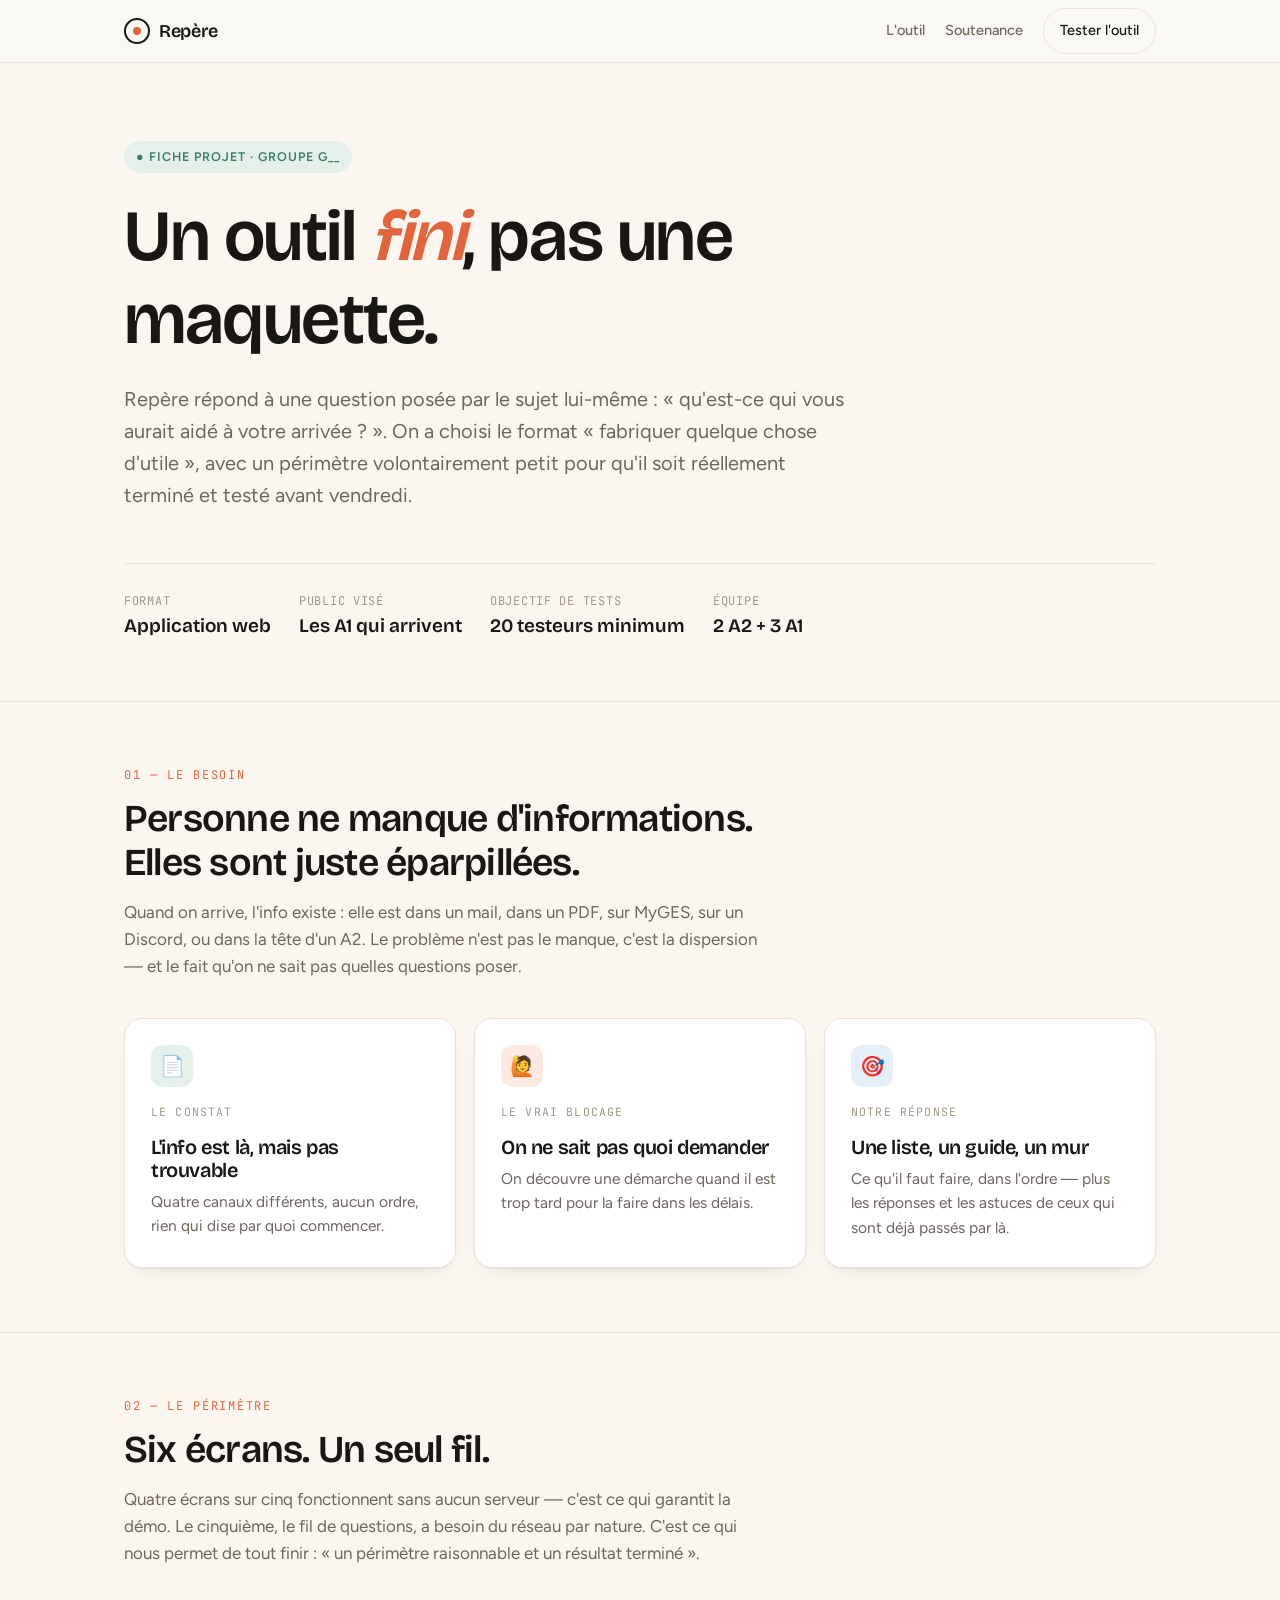
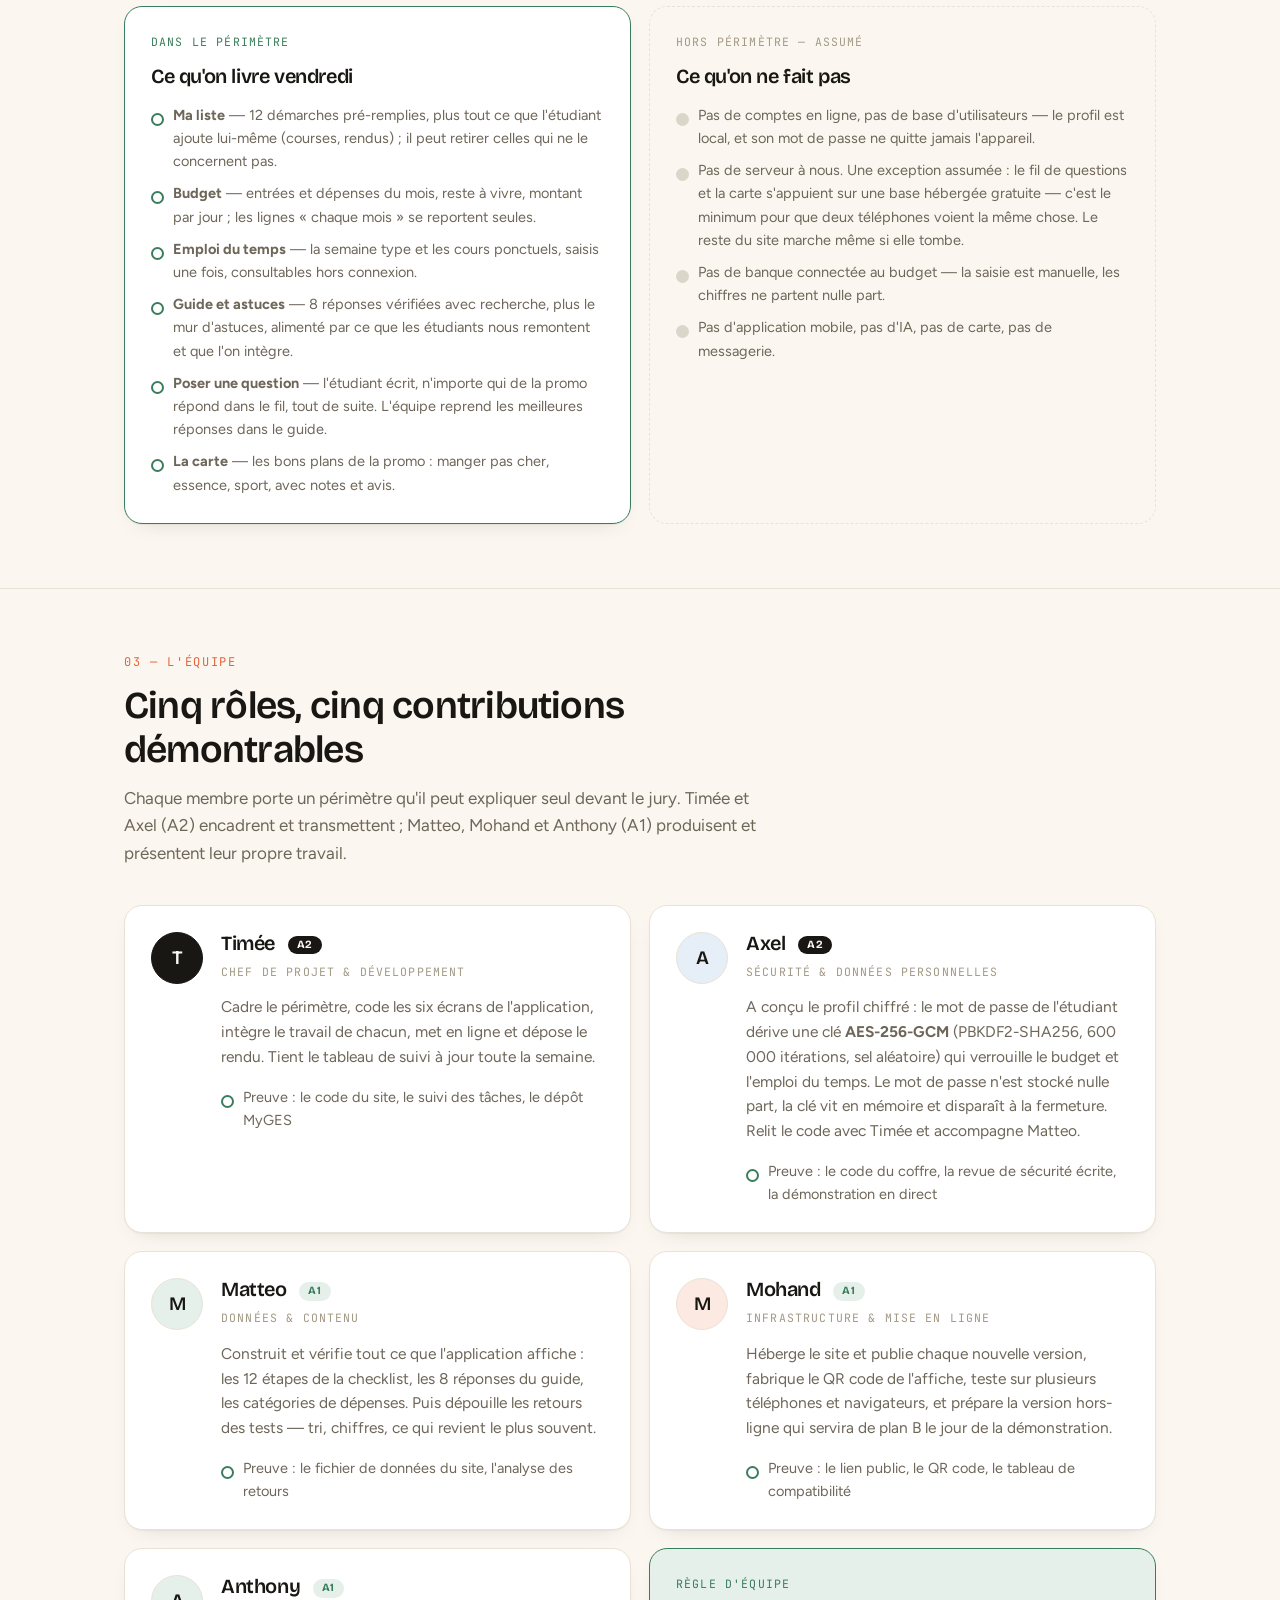
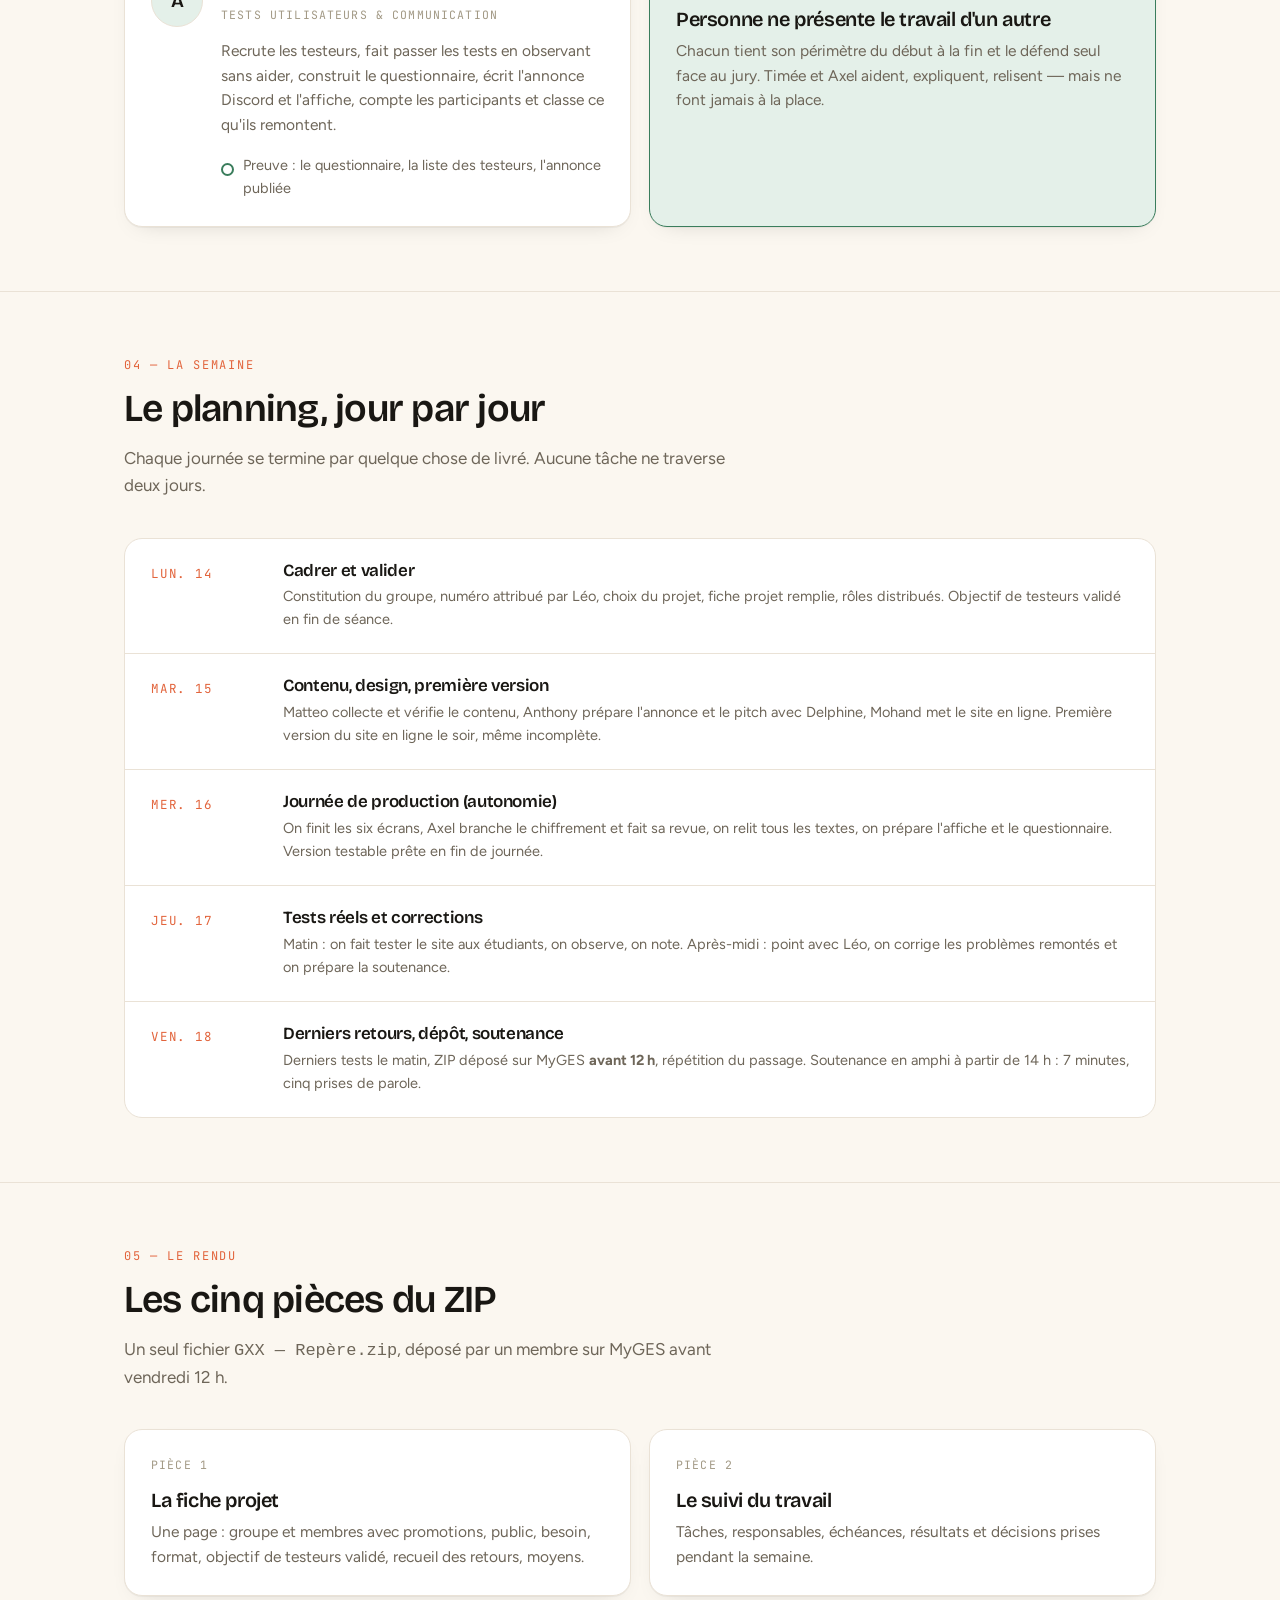
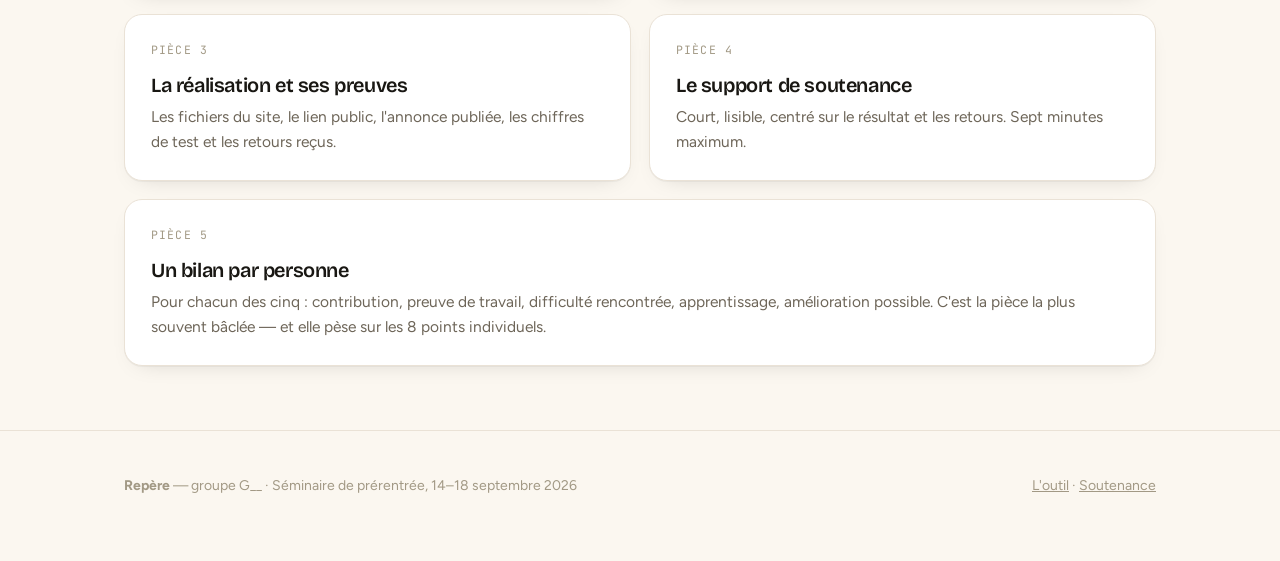
<file: repere/projet.html>
<!doctype html>
<html lang="fr">
<head>
<meta charset="utf-8">
<meta name="viewport" content="width=device-width, initial-scale=1">
<title>Repère — le projet</title>
<link rel="preconnect" href="https://fonts.googleapis.com">
<link rel="preconnect" href="https://fonts.gstatic.com" crossorigin>
<link href="https://fonts.googleapis.com/css2?family=Bricolage+Grotesque:opsz,wght@12..96,500;12..96,600;12..96,700&family=Figtree:wght@400;500;600;700&family=Caveat:wght@500;600&family=JetBrains+Mono:wght@400;500&display=swap" rel="stylesheet">
<link rel="stylesheet" href="style.css">
<link rel="icon" href="data:image/svg+xml,<svg xmlns='http://www.w3.org/2000/svg' viewBox='0 0 32 32'><circle cx='16' cy='16' r='13' fill='none' stroke='%23191713' stroke-width='3'/><circle cx='16' cy='16' r='5' fill='%23E2643C'/></svg>">
</head>
<body>

<nav class="nav">
  <div class="wrap nav-in">
    <a class="logo" href="index.html"><span class="logo-mark"><i></i></span>Repère</a>
    <div class="nav-links">
      <a class="link" href="index.html">L'outil</a>
      <a class="link" href="soutenance.html">Soutenance</a>
      <a class="btn ghost" href="index.html#outil">Tester l'outil</a>
    </div>
  </div>
</nav>

<header class="hero">
  <div class="wrap">
    <span class="tag">● Fiche projet · Groupe G__</span>
    <h1>Un outil <em>fini</em>, pas une maquette.</h1>
    <p class="lead">Repère répond à une question posée par le sujet lui-même : « qu'est-ce qui vous aurait aidé
      à votre arrivée ? ». On a choisi le format « fabriquer quelque chose d'utile », avec un périmètre
      volontairement petit pour qu'il soit réellement terminé et testé avant vendredi.</p>
    <div class="hero-meta">
      <div><span>Format</span><strong>Application web</strong></div>
      <div><span>Public visé</span><strong>Les A1 qui arrivent</strong></div>
      <div><span>Objectif de tests</span><strong>20 testeurs minimum</strong></div>
      <div><span>Équipe</span><strong>2 A2 + 3 A1</strong></div>
    </div>
  </div>
</header>

<section>
  <div class="wrap">
    <div class="sec-head">
      <span class="sec-num">01 — Le besoin</span>
      <h2>Personne ne manque d'informations. Elles sont juste éparpillées.</h2>
      <p>Quand on arrive, l'info existe : elle est dans un mail, dans un PDF, sur MyGES, sur un Discord,
        ou dans la tête d'un A2. Le problème n'est pas le manque, c'est la dispersion — et le fait
        qu'on ne sait pas quelles questions poser.</p>
    </div>
    <div class="grid g3">
      <div class="card">
        <div class="ico a">📄</div>
        <span class="kicker">Le constat</span>
        <h3>L'info est là, mais pas trouvable</h3>
        <p>Quatre canaux différents, aucun ordre, rien qui dise par quoi commencer.</p>
      </div>
      <div class="card">
        <div class="ico b">🙋</div>
        <span class="kicker">Le vrai blocage</span>
        <h3>On ne sait pas quoi demander</h3>
        <p>On découvre une démarche quand il est trop tard pour la faire dans les délais.</p>
      </div>
      <div class="card">
        <div class="ico c">🎯</div>
        <span class="kicker">Notre réponse</span>
        <h3>Une liste, un guide, un mur</h3>
        <p>Ce qu'il faut faire, dans l'ordre — plus les réponses et les astuces de ceux qui sont déjà passés par là.</p>
      </div>
    </div>
  </div>
</section>

<section>
  <div class="wrap">
    <div class="sec-head">
      <span class="sec-num">02 — Le périmètre</span>
      <h2>Six écrans. Un seul fil.</h2>
      <p>Quatre écrans sur cinq fonctionnent sans aucun serveur — c'est ce qui garantit la démo. Le cinquième, le fil de questions, a besoin du réseau par nature.
        C'est ce qui nous permet de tout finir : « un périmètre raisonnable et un résultat terminé ».</p>
    </div>
    <div class="scope">
      <div class="card in">
        <span class="kicker" style="color:var(--green)">Dans le périmètre</span>
        <h3>Ce qu'on livre vendredi</h3>
        <ul class="ticks">
          <li><strong>Ma liste</strong> — 12 démarches pré-remplies, plus tout ce que l'étudiant ajoute lui-même (courses, rendus) ; il peut retirer celles qui ne le concernent pas.</li>
          <li><strong>Budget</strong> — entrées et dépenses du mois, reste à vivre, montant par jour ; les lignes « chaque mois » se reportent seules.</li>
          <li><strong>Emploi du temps</strong> — la semaine type et les cours ponctuels, saisis une fois, consultables hors connexion.</li>
          <li><strong>Guide et astuces</strong> — 8 réponses vérifiées avec recherche, plus le mur d'astuces, alimenté par ce que les étudiants nous remontent et que l'on intègre.</li>
          <li><strong>Poser une question</strong> — l'étudiant écrit, n'importe qui de la promo répond dans le fil, tout de suite. L'équipe reprend les meilleures réponses dans le guide.</li>
          <li><strong>La carte</strong> — les bons plans de la promo : manger pas cher, essence, sport, avec notes et avis.</li>
        </ul>
      </div>
      <div class="card out">
        <span class="kicker">Hors périmètre — assumé</span>
        <h3>Ce qu'on ne fait pas</h3>
        <ul class="ticks no">
          <li>Pas de comptes en ligne, pas de base d'utilisateurs — le profil est local, et son mot de passe ne quitte jamais l'appareil.</li>
          <li>Pas de serveur à nous. Une exception assumée : le fil de questions et la carte s'appuient sur une base hébergée gratuite — c'est le minimum pour que deux téléphones voient la même chose. Le reste du site marche même si elle tombe.</li>
          <li>Pas de banque connectée au budget — la saisie est manuelle, les chiffres ne partent nulle part.</li>
          <li>Pas d'application mobile, pas d'IA, pas de carte, pas de messagerie.</li>
        </ul>
      </div>
    </div>
  </div>
</section>

<section>
  <div class="wrap">
    <div class="sec-head">
      <span class="sec-num">03 — L'équipe</span>
      <h2>Cinq rôles, cinq contributions démontrables</h2>
      <p>Chaque membre porte un périmètre qu'il peut expliquer seul devant le jury. Timée et Axel (A2) encadrent et transmettent ; Matteo, Mohand et Anthony (A1) produisent et présentent leur propre travail.</p>
    </div>
    <div class="grid g2">
      <div class="card"><div class="member">
        <div class="avatar" style="background:var(--ink);color:var(--paper);border-color:var(--ink)">T</div>
        <div><h3>Timée <span class="badge l2">A2</span></h3>
          <span class="kicker">Chef de projet &amp; développement</span>
          <p>Cadre le périmètre, code les six écrans de l'application, intègre le travail de chacun,
            met en ligne et dépose le rendu. Tient le tableau de suivi à jour toute la semaine.</p>
          <ul class="ticks"><li>Preuve : le code du site, le suivi des tâches, le dépôt MyGES</li></ul>
        </div></div></div>

      <div class="card"><div class="member">
        <div class="avatar" style="background:var(--blue-soft)">A</div>
        <div><h3>Axel <span class="badge l2">A2</span></h3>
          <span class="kicker">Sécurité &amp; données personnelles</span>
          <p>A conçu le profil chiffré : le mot de passe de l'étudiant dérive une clé
            <strong>AES-256-GCM</strong> (PBKDF2-SHA256, 600 000 itérations, sel aléatoire) qui verrouille
            le budget et l'emploi du temps. Le mot de passe n'est stocké nulle part, la clé vit en mémoire
            et disparaît à la fermeture. Relit le code avec Timée et accompagne Matteo.</p>
          <ul class="ticks"><li>Preuve : le code du coffre, la revue de sécurité écrite, la démonstration en direct</li></ul>
        </div></div></div>

      <div class="card"><div class="member">
        <div class="avatar" style="background:var(--green-soft)">M</div>
        <div><h3>Matteo <span class="badge l1">A1</span></h3>
          <span class="kicker">Données &amp; contenu</span>
          <p>Construit et vérifie tout ce que l'application affiche : les 12 étapes de la checklist,
            les 8 réponses du guide, les catégories de dépenses. Puis dépouille les retours des tests —
            tri, chiffres, ce qui revient le plus souvent.</p>
          <ul class="ticks"><li>Preuve : le fichier de données du site, l'analyse des retours</li></ul>
        </div></div></div>

      <div class="card"><div class="member">
        <div class="avatar" style="background:var(--clay-soft)">M</div>
        <div><h3>Mohand <span class="badge l1">A1</span></h3>
          <span class="kicker">Infrastructure &amp; mise en ligne</span>
          <p>Héberge le site et publie chaque nouvelle version, fabrique le QR code de l'affiche,
            teste sur plusieurs téléphones et navigateurs, et prépare la version hors-ligne qui servira
            de plan B le jour de la démonstration.</p>
          <ul class="ticks"><li>Preuve : le lien public, le QR code, le tableau de compatibilité</li></ul>
        </div></div></div>

      <div class="card"><div class="member">
        <div class="avatar" style="background:var(--green-soft)">A</div>
        <div><h3>Anthony <span class="badge l1">A1</span></h3>
          <span class="kicker">Tests utilisateurs &amp; communication</span>
          <p>Recrute les testeurs, fait passer les tests en observant sans aider, construit le questionnaire,
            écrit l'annonce Discord et l'affiche, compte les participants et classe ce qu'ils remontent.</p>
          <ul class="ticks"><li>Preuve : le questionnaire, la liste des testeurs, l'annonce publiée</li></ul>
        </div></div></div>

      <div class="card" style="background:var(--green-soft);border-color:var(--green)">
        <span class="kicker" style="color:var(--green)">Règle d'équipe</span>
        <h3>Personne ne présente le travail d'un autre</h3>
        <p>Chacun tient son périmètre du début à la fin et le défend seul face au jury.
          Timée et Axel aident, expliquent, relisent — mais ne font jamais à la place.</p>
      </div>
    </div>
  </div>
</section>

<section>
  <div class="wrap">
    <div class="sec-head">
      <span class="sec-num">04 — La semaine</span>
      <h2>Le planning, jour par jour</h2>
      <p>Chaque journée se termine par quelque chose de livré. Aucune tâche ne traverse deux jours.</p>
    </div>
    <div class="steps">
      <div class="step"><div class="when">Lun. 14</div><div>
        <h4>Cadrer et valider</h4>
        <p>Constitution du groupe, numéro attribué par Léo, choix du projet, fiche projet remplie, rôles distribués.
          Objectif de testeurs validé en fin de séance.</p></div></div>
      <div class="step"><div class="when">Mar. 15</div><div>
        <h4>Contenu, design, première version</h4>
        <p>Matteo collecte et vérifie le contenu, Anthony prépare l'annonce et le pitch avec Delphine, Mohand met le site en ligne.
          Première version du site en ligne le soir, même incomplète.</p></div></div>
      <div class="step"><div class="when">Mer. 16</div><div>
        <h4>Journée de production (autonomie)</h4>
        <p>On finit les six écrans, Axel branche le chiffrement et fait sa revue, on relit tous les textes, on prépare l'affiche et le questionnaire.
          Version testable prête en fin de journée.</p></div></div>
      <div class="step"><div class="when">Jeu. 17</div><div>
        <h4>Tests réels et corrections</h4>
        <p>Matin : on fait tester le site aux étudiants, on observe, on note. Après-midi : point avec Léo,
          on corrige les problèmes remontés et on prépare la soutenance.</p></div></div>
      <div class="step"><div class="when">Ven. 18</div><div>
        <h4>Derniers retours, dépôt, soutenance</h4>
        <p>Derniers tests le matin, ZIP déposé sur MyGES <strong>avant 12 h</strong>, répétition du passage.
          Soutenance en amphi à partir de 14 h : 7 minutes, cinq prises de parole.</p></div></div>
    </div>
  </div>
</section>

<section>
  <div class="wrap">
    <div class="sec-head">
      <span class="sec-num">05 — Le rendu</span>
      <h2>Les cinq pièces du ZIP</h2>
      <p>Un seul fichier <code>GXX — Repère.zip</code>, déposé par un membre sur MyGES avant vendredi 12 h.</p>
    </div>
    <div class="grid g2">
      <div class="card"><span class="kicker">Pièce 1</span><h3>La fiche projet</h3>
        <p>Une page : groupe et membres avec promotions, public, besoin, format, objectif de testeurs validé, recueil des retours, moyens.</p></div>
      <div class="card"><span class="kicker">Pièce 2</span><h3>Le suivi du travail</h3>
        <p>Tâches, responsables, échéances, résultats et décisions prises pendant la semaine.</p></div>
      <div class="card"><span class="kicker">Pièce 3</span><h3>La réalisation et ses preuves</h3>
        <p>Les fichiers du site, le lien public, l'annonce publiée, les chiffres de test et les retours reçus.</p></div>
      <div class="card"><span class="kicker">Pièce 4</span><h3>Le support de soutenance</h3>
        <p>Court, lisible, centré sur le résultat et les retours. Sept minutes maximum.</p></div>
      <div class="card" style="grid-column:1/-1"><span class="kicker">Pièce 5</span><h3>Un bilan par personne</h3>
        <p>Pour chacun des cinq : contribution, preuve de travail, difficulté rencontrée, apprentissage, amélioration possible.
          C'est la pièce la plus souvent bâclée — et elle pèse sur les 8 points individuels.</p></div>
    </div>
  </div>
</section>

<footer>
  <div class="wrap">
    <div><strong>Repère</strong> — groupe G__ · Séminaire de prérentrée, 14–18 septembre 2026</div>
    <div><a href="index.html">L'outil</a> · <a href="soutenance.html">Soutenance</a></div>
  </div>
</footer>
</body>
</html>
</file>
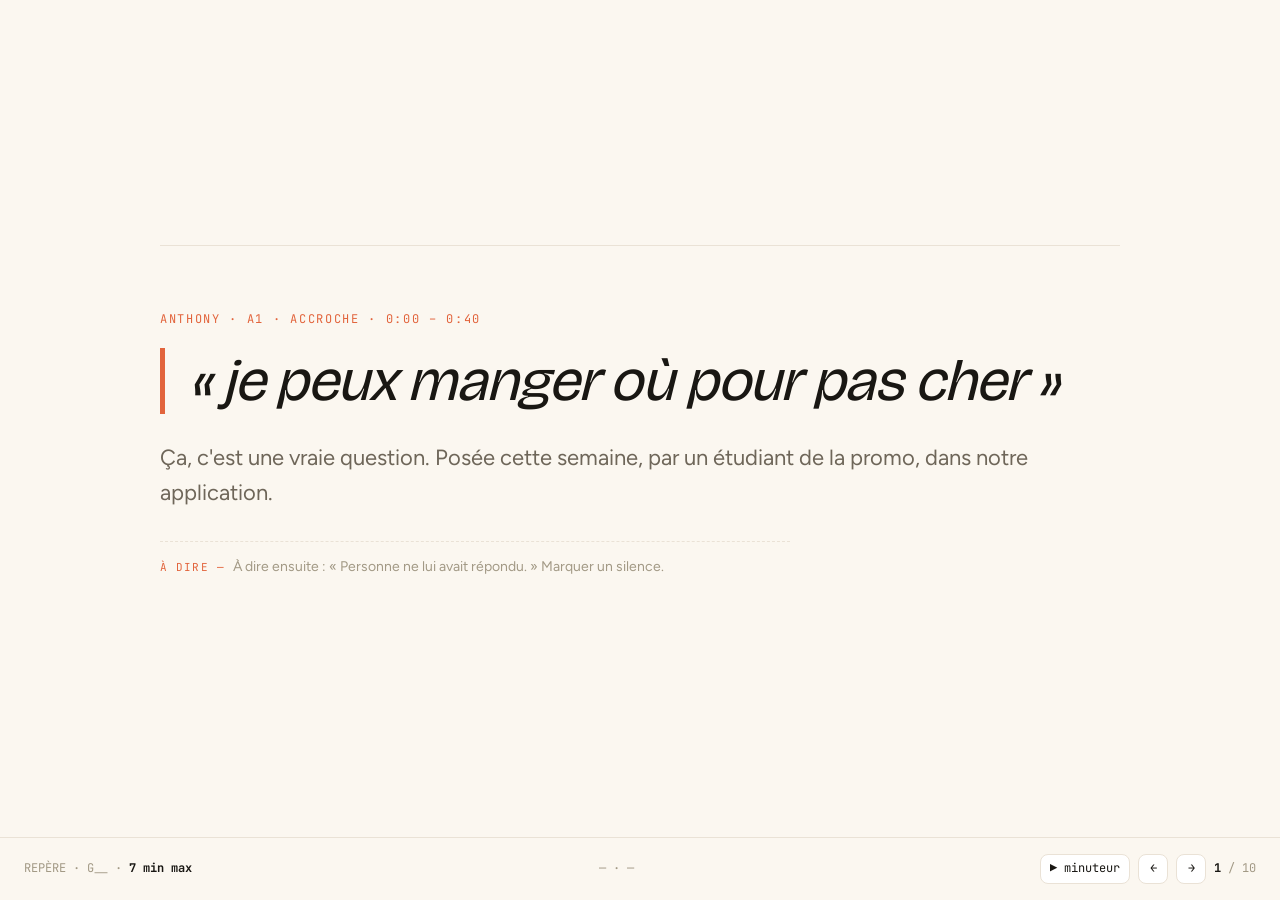
<file: repere/soutenance.html>
<!doctype html>
<html lang="fr">
<head>
<meta charset="utf-8">
<meta name="viewport" content="width=device-width, initial-scale=1">
<title>Repère — support de soutenance</title>
<link rel="preconnect" href="https://fonts.googleapis.com">
<link rel="preconnect" href="https://fonts.gstatic.com" crossorigin>
<link href="https://fonts.googleapis.com/css2?family=Bricolage+Grotesque:opsz,wght@12..96,500;12..96,600;12..96,700&family=Figtree:wght@400;500;600;700&family=Caveat:wght@500;600&family=JetBrains+Mono:wght@400;500&display=swap" rel="stylesheet">
<link rel="stylesheet" href="style.css">
<link rel="icon" href="data:image/svg+xml,<svg xmlns='http://www.w3.org/2000/svg' viewBox='0 0 32 32'><circle cx='16' cy='16' r='13' fill='none' stroke='%23191713' stroke-width='3'/><circle cx='16' cy='16' r='5' fill='%23E2643C'/></svg>">
<style>
  body{overflow:hidden}
  .deck{height:100vh;display:grid;place-items:center;padding:0 6vw}
  .slide{display:none;width:100%;max-width:960px;animation:in .35s ease}
  .slide.on{display:block}
  @keyframes in{from{opacity:0;transform:translateY(10px)}to{opacity:1;transform:none}}
  .slide .who{font-family:var(--mono);font-size:12px;letter-spacing:.14em;text-transform:uppercase;color:var(--clay);margin-bottom:18px;display:block}
  .slide h2{font-size:clamp(32px,5.4vw,60px);letter-spacing:-.03em;line-height:1.05}
  .slide h2 em{font-style:italic;color:var(--clay)}
  .slide p.big{font-size:clamp(17px,2.3vw,22px);color:var(--ink-2);max-width:62ch;margin:22px 0 0}
  .slide ul.ticks li{font-size:17px}
  .bigfig{font-family:"Space Grotesk",sans-serif;font-size:clamp(56px,12vw,120px);font-weight:600;letter-spacing:-.04em;line-height:1}
  .figrow{display:flex;gap:56px;flex-wrap:wrap;margin-top:34px}
  .figrow div span{display:block;font-family:var(--mono);font-size:12px;text-transform:uppercase;letter-spacing:.08em;color:var(--ink-3);margin-top:6px}
  .hud{position:fixed;bottom:0;left:0;right:0;display:flex;justify-content:space-between;align-items:center;
       padding:16px 24px;font-family:var(--mono);font-size:12px;color:var(--ink-3);border-top:1px solid var(--line);
       background:var(--paper)}
  .hud b{color:var(--ink)}
  .hud button{border:1px solid var(--line);background:var(--paper-2);border-radius:8px;min-width:30px;height:30px;
    padding:0 9px;cursor:pointer;font:inherit;font-size:12px;color:var(--ink);white-space:nowrap}
  .timerbar{position:fixed;top:0;left:0;height:3px;background:var(--clay);width:0;transition:width .4s}
  .slide .citation{font-family:"Bricolage Grotesque",serif;font-style:italic;
    font-size:clamp(30px,5.6vw,58px);line-height:1.15;letter-spacing:-.02em;color:var(--ink);
    border-left:5px solid var(--clay);padding-left:24px;margin:0 0 26px}
  .slide .note{margin-top:30px;padding-top:14px;border-top:1px dashed var(--line);
    font-size:14px;color:var(--ink-3);max-width:70ch;line-height:1.5}
  .slide .note::before{content:"à dire — ";font-family:var(--mono);font-size:11px;
    letter-spacing:.1em;text-transform:uppercase;color:var(--clay)}
</style>
</head>
<body>
<div class="timerbar" id="tb"></div>
<div class="deck">

  <section class="slide on">
    <span class="who">Anthony · A1 · accroche · 0:00 – 0:40</span>
    <p class="citation">« je peux manger où pour pas cher »</p>
    <p class="big">Ça, c'est une vraie question. Posée cette semaine, par un étudiant de la promo,
      dans notre application.</p>
    <p class="note">À dire ensuite : « Personne ne lui avait répondu. »  Marquer un silence.</p>
  </section>

  <section class="slide">
    <span class="who">Anthony · A1 · situation · 0:40 – 1:10</span>
    <h2>Un A1 qui arrive à Aix reconstitue sa rentrée à partir de <em>cinq sources</em> qui ne se parlent pas.</h2>
    <div class="figrow">
      <div><div class="bigfig">5</div><span>sources séparées</span></div>
      <div><div class="bigfig">0</div><span>qui lui dit l'ordre</span></div>
    </div>
    <p class="note">Les nommer vite : le mail d'admission, le portail, le groupe WhatsApp, les sites CVEC/CAF/CROUS,
      et les gens croisés dans le couloir.</p>
  </section>

  <section class="slide">
    <span class="who">Matteo · A1 · problème · 1:10 – 1:45</span>
    <h2>Ce qu'il apprend dépend de <em>la personne qu'il croise</em>.</h2>
    <p class="big">Et il ne sait pas ce qu'il ignore.</p>
    <p class="note">Ne pas dire « les étudiants sont mal organisés » : c'est un jugement, pas une observation.
      Rester sur ce qui se constate.</p>
  </section>

  <section class="slide">
    <span class="who">Matteo · A1 · enjeu · 1:45 – 2:20</span>
    <h2>La première semaine ne se <em>rattrape pas</em>.</h2>
    <ul class="ticks" style="margin-top:30px">
      <li>Les droits ont des dates : une pièce oubliée en septembre se paie en novembre.</li>
      <li>Le budget mal tenu se découvre en octobre, sur l'appli de la banque.</li>
      <li>Celui qui n'a personne à qui demander arrête de demander.</li>
    </ul>
  </section>

  <section class="slide">
    <span class="who">Timée · A2 · solution · 2:20 – 3:40 · DÉMONSTRATION, PAS DE SLIDE</span>
    <h2>Une seule page. <em>Sans compte, sans installation.</em></h2>
    <p class="big">gamberge667.github.io/repere</p>
    <p class="note">Sur le téléphone, projeté : cocher une démarche → saisir une dépense et voir le reste à vivre
      bouger → chercher « halal » sur la carte → poser une question. Quatre gestes, pas un de plus.
      Ne rien expliquer de technique ici.</p>
  </section>

  <section class="slide">
    <span class="who">Axel · A2 · valeur · 3:40 – 4:40</span>
    <h2>Le 3 octobre, 12 h 30, sans réseau : il sait s'il peut mettre <em>12 €</em> dans un repas.</h2>
    <p class="big">Et la carte lui dit où, à moins de cinq minutes.</p>
    <p class="note">Rien à manipuler : tu affirmes que le serveur ne stocke que du texte illisible, qu'on a vérifié
      que le mot « Bourse » n'y apparaît pas, et tu proposes de le montrer après si on le demande.
      Ne pas prononcer AES, PBKDF2 ni 600 000 itérations.</p>
  </section>

  <section class="slide">
    <span class="who">Mohand · A1 · preuve · 4:40 – 5:40</span>
    <h2>Ce n'est pas une maquette. <em>Ouvrez-le.</em></h2>
    <div class="figrow">
      <div><div class="bigfig">1 068</div><span>lieux réels dans 5 km</span></div>
      <div><div class="bigfig">0 €</div><span>de budget</span></div>
      <div><div class="bigfig">0</div><span>serveur à maintenir</span></div>
    </div>
    <p class="note">Rien à couper en direct : tu dis qu'une fois la page ouverte le wifi peut être coupé, et tu invites
      le jury à le tester sur son propre téléphone. Répartition si on la demande :
      634 manger, 128 courses, 111 santé, 104 sortir, 60 sport, 19 essence, 12 étudier.</p>
  </section>

  <section class="slide">
    <span class="who">Anthony · A1 · preuve · 5:40 – 6:20</span>
    <h2>Ce qui est prouvé, ce qui ne l'est <em>pas</em>.</h2>
    <div class="figrow">
      <div><div class="bigfig" id="n1">__</div><span>A1 ont testé</span></div>
      <div><div class="bigfig" id="n2">__</div><span>secondes pour trouver où déjeuner</span></div>
      <div><div class="bigfig" id="n3">__</div><span>lieux notés par la promo</span></div>
    </div>
    <p class="note">Dire le chiffre tel qu'il sort, bon ou mauvais. Et le dire avant qu'on nous le demande :
      « l'usage n'est pas encore prouvé, on ne va pas le maquiller ». Remplacer les __ jeudi soir.</p>
  </section>

  <section class="slide">
    <span class="who">Timée · A2 · action · 6:20 – 7:00</span>
    <h2>Deux choses, maintenant.</h2>
    <ul class="ticks" style="margin-top:30px">
      <li><strong>Ouvrez-le sur votre téléphone</strong>, pendant qu'on se rassoit. Et coupez votre réseau.</li>
      <li><strong>Donnez-nous 30 minutes</strong> du séminaire de prérentrée A1 : c'est le seul moment de
        l'année où toute la promo est dans la même salle.</li>
    </ul>
    <p class="big" style="margin-top:36px;font-size:clamp(19px,2.6vw,26px);color:var(--ink)">
      « Ce que sait une promotion ne doit plus repartir avec elle. »</p>
  </section>

  <section class="slide" style="text-align:center">
    <span class="logo-mark" style="margin:0 auto 20px;width:46px;height:46px"><i style="width:14px;height:14px"></i></span>
    <h2>Merci.</h2>
    <p class="big" style="margin-inline:auto">Groupe G__ · Timée · Axel · Matteo · Mohand · Anthony<br>
      gamberge667.github.io/repere — ouvrez-le, on prend vos questions.</p>
  </section>

</div>

<div class="hud">
  <div>REPÈRE · G__ · <b>7 min max</b></div>
  <div id="ct">— · —</div>
  <div style="display:flex;gap:8px;align-items:center">
    <button id="t">▶ minuteur</button>
    <button id="p">←</button><button id="n">→</button>
    <span><b id="i">1</b> / <span id="tot">7</span></span>
  </div>
</div>

<script>
const slides = [...document.querySelectorAll(".slide")];
let cur = 0;
document.getElementById("tot").textContent = slides.length;
function go(d){
  cur = Math.max(0, Math.min(slides.length - 1, cur + d));
  slides.forEach((s,i)=>s.classList.toggle("on", i===cur));
  document.getElementById("i").textContent = cur + 1;
}
document.getElementById("n").onclick = () => go(1);
document.getElementById("p").onclick = () => go(-1);
addEventListener("keydown", e => {
  if (["ArrowRight"," ","PageDown"].includes(e.key)) { e.preventDefault(); go(1); }
  if (["ArrowLeft","PageUp"].includes(e.key)) { e.preventDefault(); go(-1); }
});

/* minuteur 7 minutes */
let t0 = null, iv = null;
const LIMIT = 7*60;
document.getElementById("t").onclick = () => {
  if (iv) { clearInterval(iv); iv = null; t0 = null;
    document.getElementById("t").textContent = "▶ minuteur";
    document.getElementById("ct").textContent = "— · —";
    document.getElementById("tb").style.width = "0"; return; }
  t0 = Date.now();
  document.getElementById("t").textContent = "■ stop";
  iv = setInterval(() => {
    const s = Math.floor((Date.now()-t0)/1000);
    const m = String(Math.floor(s/60)), ss = String(s%60).padStart(2,"0");
    const el = document.getElementById("ct");
    el.textContent = m+":"+ss+" / 7:00";
    el.style.color = s > LIMIT ? "var(--clay)" : "var(--ink-3)";
    document.getElementById("tb").style.width = Math.min(100, s/LIMIT*100)+"%";
  }, 500);
};
</script>
</body>
</html>
</file>
<file: repere/style.css>
/* ========= Repère — design system =========
   Style « Carnet » : papier crème, encre, un vert campus,
   cartes plates à bord fin, pas de gradient, pas de glassmorphism.
   ========================================= */

:root{
  --paper:#FBF7F0;
  --paper-2:#FFFFFF;
  --ink:#191713;
  --ink-2:#6E6659;
  --ink-3:#A29985;
  --line:#EAE2D6;
  --green:#3A7D5C;
  --green-soft:#E4F0E9;
  --clay:#E2643C;
  --clay-soft:#FCEAE2;
  --blue:#3C6E9F;
  --blue-soft:#E6EFF7;
  --r:18px;
  --r-s:12px;
  --shadow:0 1px 0 rgba(20,20,19,.04), 0 8px 24px -16px rgba(20,20,19,.25);
  --mono:"JetBrains Mono", ui-monospace, "SF Mono", Menlo, monospace;
}

*{box-sizing:border-box}
html{scroll-behavior:smooth}
body{
  margin:0;
  background:var(--paper);
  color:var(--ink);
  font-family:"Figtree", -apple-system, BlinkMacSystemFont, "Segoe UI", sans-serif;
  font-size:16px;
  line-height:1.6;
  -webkit-font-smoothing:antialiased;
}
h1,h2,h3,h4{font-family:"Bricolage Grotesque","Figtree",sans-serif;font-weight:600;line-height:1.15;letter-spacing:-.02em;margin:0}
a{color:inherit}
img{max-width:100%}

.wrap{max-width:1080px;margin:0 auto;padding-inline:24px}

/* ---- nav ---- */
.nav{
  position:sticky;top:0;z-index:50;
  background:rgba(250,248,244,.9);
  backdrop-filter:saturate(140%) blur(8px);
  border-bottom:1px solid var(--line);
}
.nav-in{display:flex;align-items:center;gap:24px;height:62px}
.logo{display:flex;align-items:center;gap:9px;font-family:"Bricolage Grotesque",sans-serif;font-weight:600;font-size:18px;text-decoration:none;letter-spacing:-.02em}
.logo-mark{
  width:26px;height:26px;border-radius:50%;
  border:2px solid var(--ink);
  display:grid;place-items:center;flex:none;
}
.logo-mark i{width:8px;height:8px;border-radius:50%;background:var(--clay);display:block}
.nav a.link{text-decoration:none;color:var(--ink-2);font-size:14.5px;font-weight:500}
.nav a.link:hover{color:var(--ink)}
.nav-links{display:flex;gap:20px;margin-left:auto;align-items:center}
.btn{
  display:inline-flex;align-items:center;gap:8px;
  background:var(--ink);color:var(--paper);
  padding:10px 16px;border-radius:999px;
  font-size:14.5px;font-weight:500;text-decoration:none;border:1px solid var(--ink);
  transition:transform .15s ease, background .15s ease;
}
.btn:hover{transform:translateY(-1px)}
.btn.ghost{background:transparent;color:var(--ink);border-color:var(--line)}
.btn.ghost:hover{border-color:var(--ink)}

/* ---- hero ---- */
.hero{padding:78px 0 60px;position:relative;overflow:hidden}
.hero .tag{
  display:inline-flex;align-items:center;gap:8px;
  font-size:12.5px;font-weight:600;letter-spacing:.08em;text-transform:uppercase;
  color:var(--green);background:var(--green-soft);
  padding:6px 12px;border-radius:999px;margin-bottom:22px;
}
.hero h1{font-size:clamp(40px,7vw,72px);max-width:14ch}
.hero h1 em{font-style:italic;font-family:"Bricolage Grotesque",serif;color:var(--clay)}
.hero p.lead{font-size:clamp(17px,2.2vw,20px);color:var(--ink-2);max-width:56ch;margin:22px 0 32px}
.hero-actions{display:flex;gap:12px;flex-wrap:wrap}
.hero-meta{display:flex;gap:28px;flex-wrap:wrap;margin-top:52px;padding-top:28px;border-top:1px solid var(--line)}
.hero-meta div span{display:block;font-family:var(--mono);font-size:12px;letter-spacing:.06em;text-transform:uppercase;color:var(--ink-3)}
.hero-meta div strong{font-family:"Bricolage Grotesque",sans-serif;font-size:19px;font-weight:600}

/* ---- sections ---- */
section{padding:64px 0;border-top:1px solid var(--line)}
.sec-head{margin-bottom:38px;max-width:64ch}
.sec-num{font-family:var(--mono);font-size:12px;letter-spacing:.14em;color:var(--clay);text-transform:uppercase;display:block;margin-bottom:12px}
.sec-head h2{font-size:clamp(27px,4vw,38px)}
.sec-head p{color:var(--ink-2);margin:14px 0 0;font-size:17px}

.grid{display:grid;gap:18px}
.g2{grid-template-columns:repeat(2,1fr)}
.g3{grid-template-columns:repeat(3,1fr)}

.card{
  background:var(--paper-2);
  border:1px solid var(--line);
  border-radius:var(--r);
  padding:26px;
  box-shadow:var(--shadow);
}
.card h3{font-size:20px;margin-bottom:8px}
.card p{color:var(--ink-2);margin:0;font-size:15.5px}
.card .kicker{font-family:var(--mono);font-size:11.5px;letter-spacing:.1em;text-transform:uppercase;color:var(--ink-3);display:block;margin-bottom:14px}

.ico{
  width:42px;height:42px;border-radius:12px;display:grid;place-items:center;
  font-size:20px;margin-bottom:16px;
}
.ico.a{background:var(--green-soft)}
.ico.b{background:var(--clay-soft)}
.ico.c{background:var(--blue-soft)}

ul.ticks{list-style:none;padding:0;margin:16px 0 0;display:grid;gap:9px}
ul.ticks li{position:relative;padding-left:22px;font-size:14.5px;color:var(--ink-2)}
ul.ticks li::before{content:"";position:absolute;left:0;top:9px;width:9px;height:9px;border-radius:50%;border:2px solid var(--green)}
ul.ticks.no li::before{border-color:var(--ink-3);background:var(--ink-3);opacity:.35}

/* ---- équipe ---- */
.member{display:flex;gap:18px;align-items:flex-start}
.avatar{
  width:52px;height:52px;flex:none;border-radius:50%;
  display:grid;place-items:center;font-family:"Bricolage Grotesque",sans-serif;
  font-weight:600;font-size:19px;border:1px solid var(--line);
}
.badge{
  display:inline-block;font-size:11px;font-weight:700;letter-spacing:.06em;
  padding:3px 9px;border-radius:999px;text-transform:uppercase;margin-left:8px;vertical-align:2px;
}
.badge.l2{background:var(--ink);color:var(--paper)}
.badge.l1{background:var(--green-soft);color:var(--green)}

/* ---- planning ---- */
.steps{display:grid;gap:0;border:1px solid var(--line);border-radius:var(--r);overflow:hidden;background:var(--paper-2)}
.step{display:grid;grid-template-columns:110px 1fr;gap:22px;padding:22px 26px;border-bottom:1px solid var(--line)}
.step:last-child{border-bottom:0}
.step .when{font-family:var(--mono);font-size:12.5px;color:var(--clay);text-transform:uppercase;letter-spacing:.06em;padding-top:3px}
.step h4{font-size:17px;margin-bottom:5px}
.step p{margin:0;color:var(--ink-2);font-size:14.5px}

/* ---- scope table ---- */
.scope{display:grid;grid-template-columns:1fr 1fr;gap:18px}
.scope .card.in{border-color:var(--green);border-width:1.5px}
.scope .card.out{background:transparent;box-shadow:none;border-style:dashed}

/* ---- footer ---- */
footer{padding:44px 0 64px;border-top:1px solid var(--line);color:var(--ink-3);font-size:14px}
footer .wrap{display:flex;justify-content:space-between;gap:18px;flex-wrap:wrap}

@media(max-width:820px){
  .g3,.g2,.scope{grid-template-columns:1fr}
  .nav-links .link{display:none}
  .step{grid-template-columns:1fr;gap:8px}
  .hero{padding:52px 0 44px}
}

/* ============ Outil : guide / checklist / astuces ============ */
.tabs{display:flex;gap:6px;background:var(--paper-2);border:1px solid var(--line);
  border-radius:999px;padding:5px;margin:0 auto 34px;width:fit-content;max-width:100%;flex-wrap:wrap;justify-content:center}
.tab{border:0;background:transparent;font:inherit;font-size:14.5px;font-weight:500;color:var(--ink-2);
  padding:9px 18px;border-radius:999px;cursor:pointer;transition:all .15s}
.tab:hover{color:var(--ink)}
.tab[aria-selected="true"]{background:var(--ink);color:var(--paper)}
.panel[hidden]{display:none}

/* progression */
.progress-box{background:var(--ink);color:var(--paper);border-radius:var(--r);padding:24px 26px;margin-bottom:26px}
.progress-box .top{display:flex;justify-content:space-between;align-items:baseline;gap:14px;flex-wrap:wrap}
.progress-box h3{font-size:18px;color:var(--paper)}
.progress-box .pct{font-family:"Bricolage Grotesque",sans-serif;font-size:30px;font-weight:600}
.bar{height:8px;border-radius:99px;background:rgba(250,248,244,.18);margin-top:16px;overflow:hidden}
.bar i{display:block;height:100%;background:var(--paper);border-radius:99px;width:0;transition:width .4s ease}
.progress-box small{display:block;margin-top:12px;color:rgba(250,248,244,.65);font-size:13.5px}

/* checklist */
.cl-group{margin-bottom:26px}
.cl-group h4{font-size:13px;letter-spacing:.1em;text-transform:uppercase;color:var(--ink-3);
  font-family:var(--mono);font-weight:500;margin-bottom:12px}
.item{display:flex;gap:14px;align-items:flex-start;background:var(--paper-2);border:1px solid var(--line);
  border-radius:var(--r-s);padding:15px 17px;margin-bottom:9px;cursor:pointer;transition:border-color .15s}
.item:hover{border-color:var(--ink-3)}
.item input{appearance:none;width:21px;height:21px;flex:none;margin-top:1px;border:2px solid var(--line);
  border-radius:6px;cursor:pointer;transition:all .15s;position:relative}
.item input:checked{background:var(--green);border-color:var(--green)}
.item input:checked::after{content:"";position:absolute;left:6px;top:2px;width:5px;height:10px;
  border:solid #fff;border-width:0 2px 2px 0;transform:rotate(45deg)}
.item .txt strong{display:block;font-weight:600;font-size:15.5px}
.item .txt span{font-size:13.5px;color:var(--ink-2)}
.item input:checked ~ .txt strong{text-decoration:line-through;color:var(--ink-3)}
.item input:checked ~ .txt span{opacity:.5}

/* guide */
.q{border:1px solid var(--line);border-radius:var(--r-s);background:var(--paper-2);margin-bottom:10px;overflow:hidden}
.q summary{padding:17px 20px;cursor:pointer;font-weight:600;font-size:16px;list-style:none;
  display:flex;justify-content:space-between;gap:14px;align-items:center}
.q summary::-webkit-details-marker{display:none}
.q summary::after{content:"+";font-family:var(--mono);color:var(--ink-3);font-size:19px;flex:none}
.q[open] summary::after{content:"–"}
.q .body{padding:0 20px 19px;color:var(--ink-2);font-size:15px}
.q .body p{margin:0 0 10px}
.q .body strong{color:var(--ink)}

/* astuces */
.tip{background:var(--paper-2);border:1px solid var(--line);border-radius:var(--r-s);padding:18px 20px;margin-bottom:10px}
.tip p{margin:0 0 10px;font-size:15.5px}
.tip .who{font-family:var(--mono);font-size:12px;color:var(--ink-3);letter-spacing:.04em}
.tip .cat{display:inline-block;font-size:11px;font-weight:700;letter-spacing:.06em;text-transform:uppercase;
  background:var(--clay-soft);color:var(--clay);padding:3px 9px;border-radius:999px;margin-bottom:10px}
form.add{background:var(--paper-2);border:1px dashed var(--ink-3);border-radius:var(--r);padding:22px;margin-top:22px}
form.add label{display:block;font-size:13px;font-weight:600;margin-bottom:6px}
form.add input,form.add textarea,form.add select{width:100%;font:inherit;font-size:15px;padding:11px 13px;
  border:1px solid var(--line);border-radius:10px;background:var(--paper);margin-bottom:14px;color:var(--ink)}
form.add textarea{min-height:80px;resize:vertical}
form.add input:focus,form.add textarea:focus,form.add select:focus{outline:2px solid var(--green);outline-offset:1px;border-color:transparent}
.note{font-size:13.5px;color:var(--ink-3);margin-top:12px}
.empty{text-align:center;color:var(--ink-3);padding:34px 0;font-size:15px}
</file>
